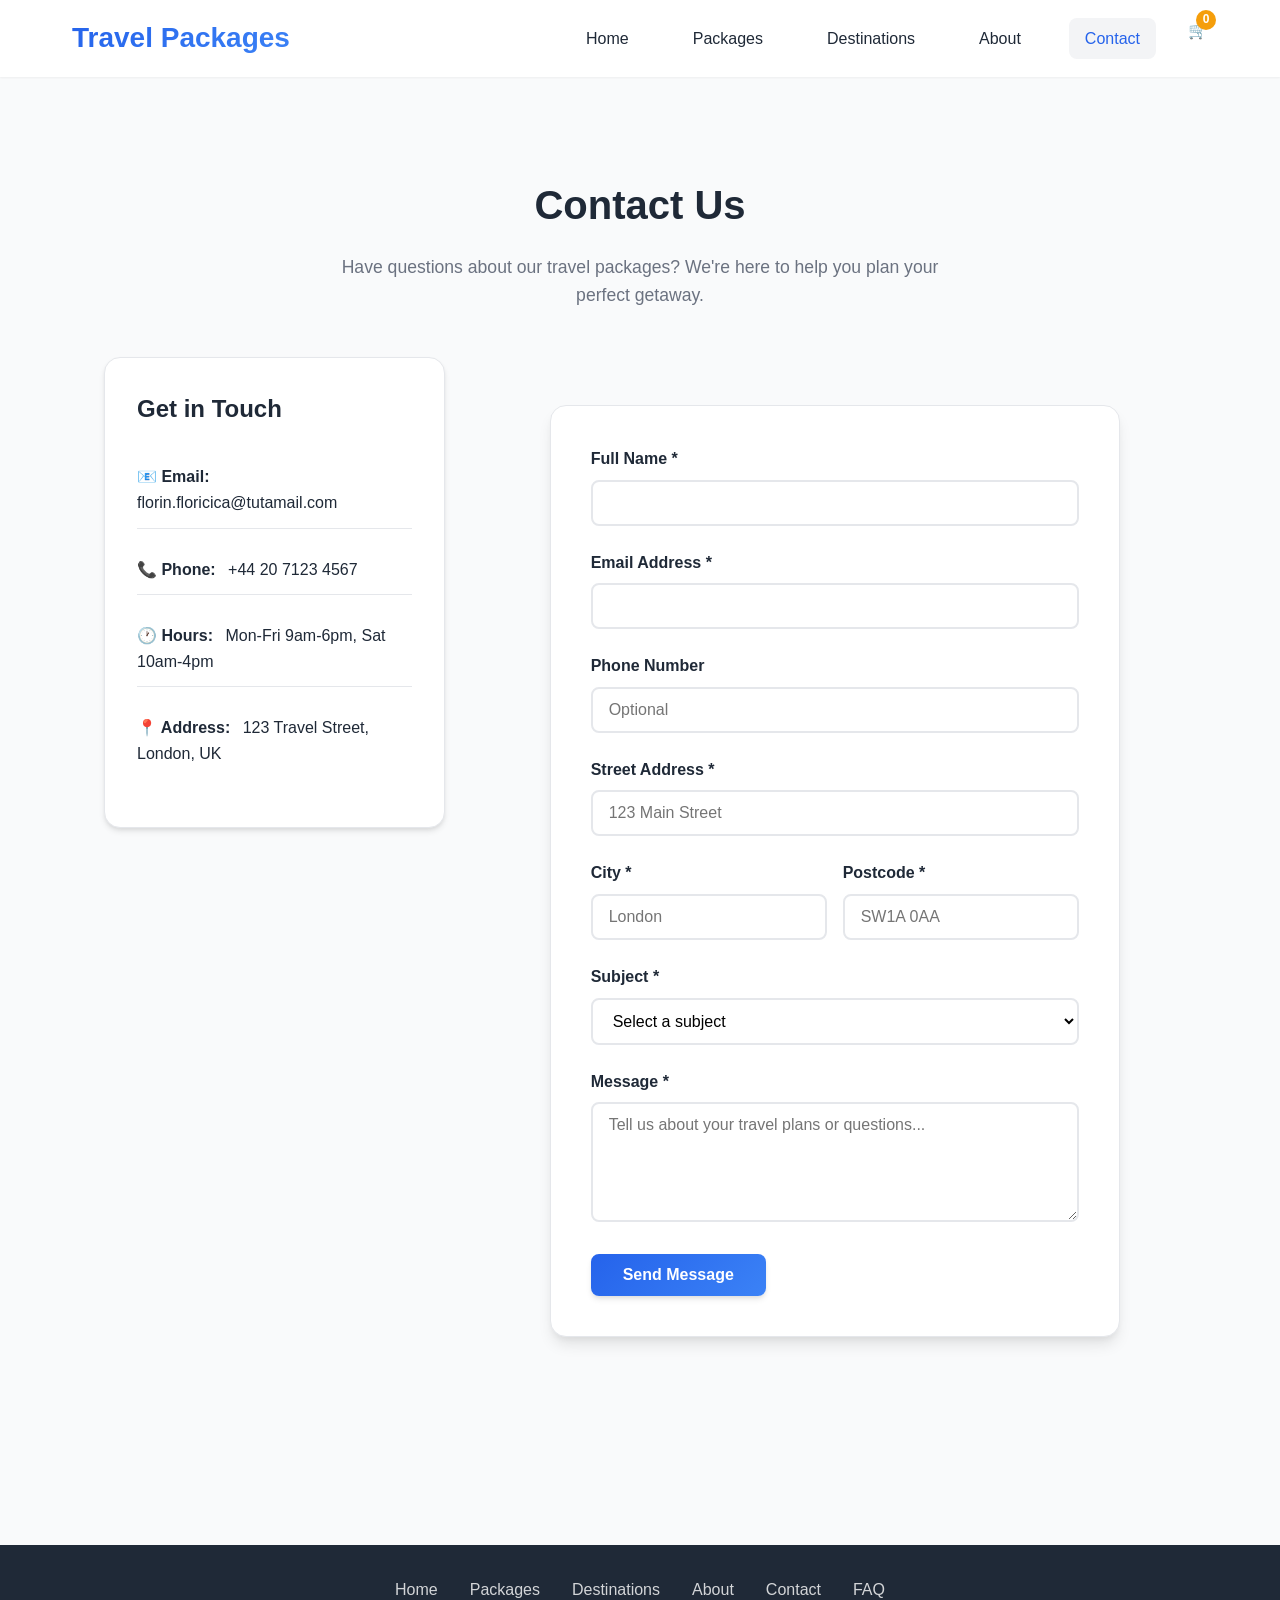
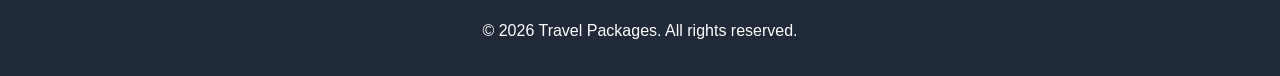
<file: contact.html>
<!DOCTYPE html>
<html lang="en">
<head>
  <meta charset="UTF-8">
  <meta name="viewport" content="width=device-width, initial-scale=1.0">
  <title>Contact Us - Travel Packages</title>
  <link rel="stylesheet" href="style.css">
</head>
<body>
  <header>
    <div class="header-container">
      <h1>Travel Packages</h1>
      <button class="mobile-menu-toggle" aria-label="Toggle menu">☰</button>
      <nav>
        <a href="index.html">Home</a>
        <a href="packages.html">Packages</a>
        <a href="destinations.html">Destinations</a>
        <a href="about.html">About</a>
        <a href="contact.html" class="active">Contact</a>
        <div class="cart-icon">
          🛒
          <span class="cart-count">0</span>
        </div>
      </nav>
    </div>
  </header>
  <main>
    <section class="contact-section">
      <div class="contact-header">
        <h2>Contact Us</h2>
        <p>Have questions about our travel packages? We're here to help you plan your perfect getaway.</p>
      </div>
      
      <div class="contact-content">
        <div class="contact-info">
          <h3>Get in Touch</h3>
          <div class="contact-item">
            <strong>📧 Email:</strong> florin.floricica@tutamail.com
          </div>
          <div class="contact-item">
            <strong>📞 Phone:</strong> +44 20 7123 4567
          </div>
          <div class="contact-item">
            <strong>🕐 Hours:</strong> Mon-Fri 9am-6pm, Sat 10am-4pm
          </div>
          <div class="contact-item">
            <strong>📍 Address:</strong> 123 Travel Street, London, UK
          </div>
        </div>
        
        <form class="contact-form" id="contactForm" action="https://formspree.io/f/maqlaone" method="POST">
          <div class="form-group">
            <label for="name">Full Name *</label>
            <input type="text" id="name" name="name" required>
            <span class="form-error" id="nameError">Please enter your name</span>
          </div>
          
          <div class="form-group">
            <label for="email">Email Address *</label>
            <input type="email" id="email" name="email" required>
            <span class="form-error" id="emailError">Please enter a valid email</span>
          </div>
          
          <div class="form-group">
            <label for="phone">Phone Number</label>
            <input type="tel" id="phone" name="phone" placeholder="Optional">
          </div>
          
          <div class="form-group">
            <label for="address">Street Address *</label>
            <input type="text" id="address" name="address" required placeholder="123 Main Street">
            <span class="form-error" id="addressError">Please enter your street address</span>
          </div>
          
          <div class="form-group-row">
            <div class="form-group">
              <label for="city">City *</label>
              <input type="text" id="city" name="city" required placeholder="London">
              <span class="form-error" id="cityError">Please enter your city</span>
            </div>
            
            <div class="form-group">
              <label for="postcode">Postcode *</label>
              <input type="text" id="postcode" name="postcode" required placeholder="SW1A 0AA">
              <span class="form-error" id="postcodeError">Please enter your postcode</span>
            </div>
          </div>
          
          <div class="form-group">
            <label for="subject">Subject *</label>
            <select id="subject" name="subject" required>
              <option value="">Select a subject</option>
              <option value="general">General Inquiry</option>
              <option value="booking">Booking Question</option>
              <option value="support">Customer Support</option>
              <option value="partnership">Partnership</option>
            </select>
            <span class="form-error" id="subjectError">Please select a subject</span>
          </div>
          
          <div class="form-group">
            <label for="message">Message *</label>
            <textarea id="message" name="message" required placeholder="Tell us about your travel plans or questions..."></textarea>
            <span class="form-error" id="messageError">Please enter your message (minimum 10 characters)</span>
          </div>
          
          <button type="submit" class="btn">Send Message</button>
        </form>
        
        <!-- Success Message -->
        <div id="successMessage" class="success-message">
          <div class="success-icon">🌍</div>
          <h3>🎉 Your Journey Begins!</h3>
          <p><strong>Thank you for choosing Travel Packages!</strong></p>
          <p>Your inquiry has been received and our travel experts are excited to help you plan your perfect adventure!</p>
          <p>We'll contact you within 24 hours at <strong>florin.floricica@tutamail.com</strong></p>
          <div class="next-steps">
            <h4>What Happens Next:</h4>
            <ul>
              <li>✈️ Our travel experts review your request</li>
              <li>🏝️ We prepare personalized travel options</li>
              <li>📧 You'll receive customized recommendations</li>
              <li>🌟 Your dream vacation awaits!</li>
            </ul>
          </div>
          <p class="team-note"><small>From our travel family to yours - we can't wait to help you explore the world! 🗺️</small></p>
        </div>
      </div>
    </section>
  </main>
  <footer>
    <div class="footer-content">
      <div class="footer-links">
        <a href="index.html">Home</a>
        <a href="packages.html">Packages</a>
        <a href="destinations.html">Destinations</a>
        <a href="about.html">About</a>
        <a href="contact.html">Contact</a>
        <a href="faq.html">FAQ</a>
      </div>
      <p>&copy; 2026 Travel Packages. All rights reserved.</p>
    </div>
  </footer>
  
  <script src="main.js"></script>
</body>
</html>
</file>
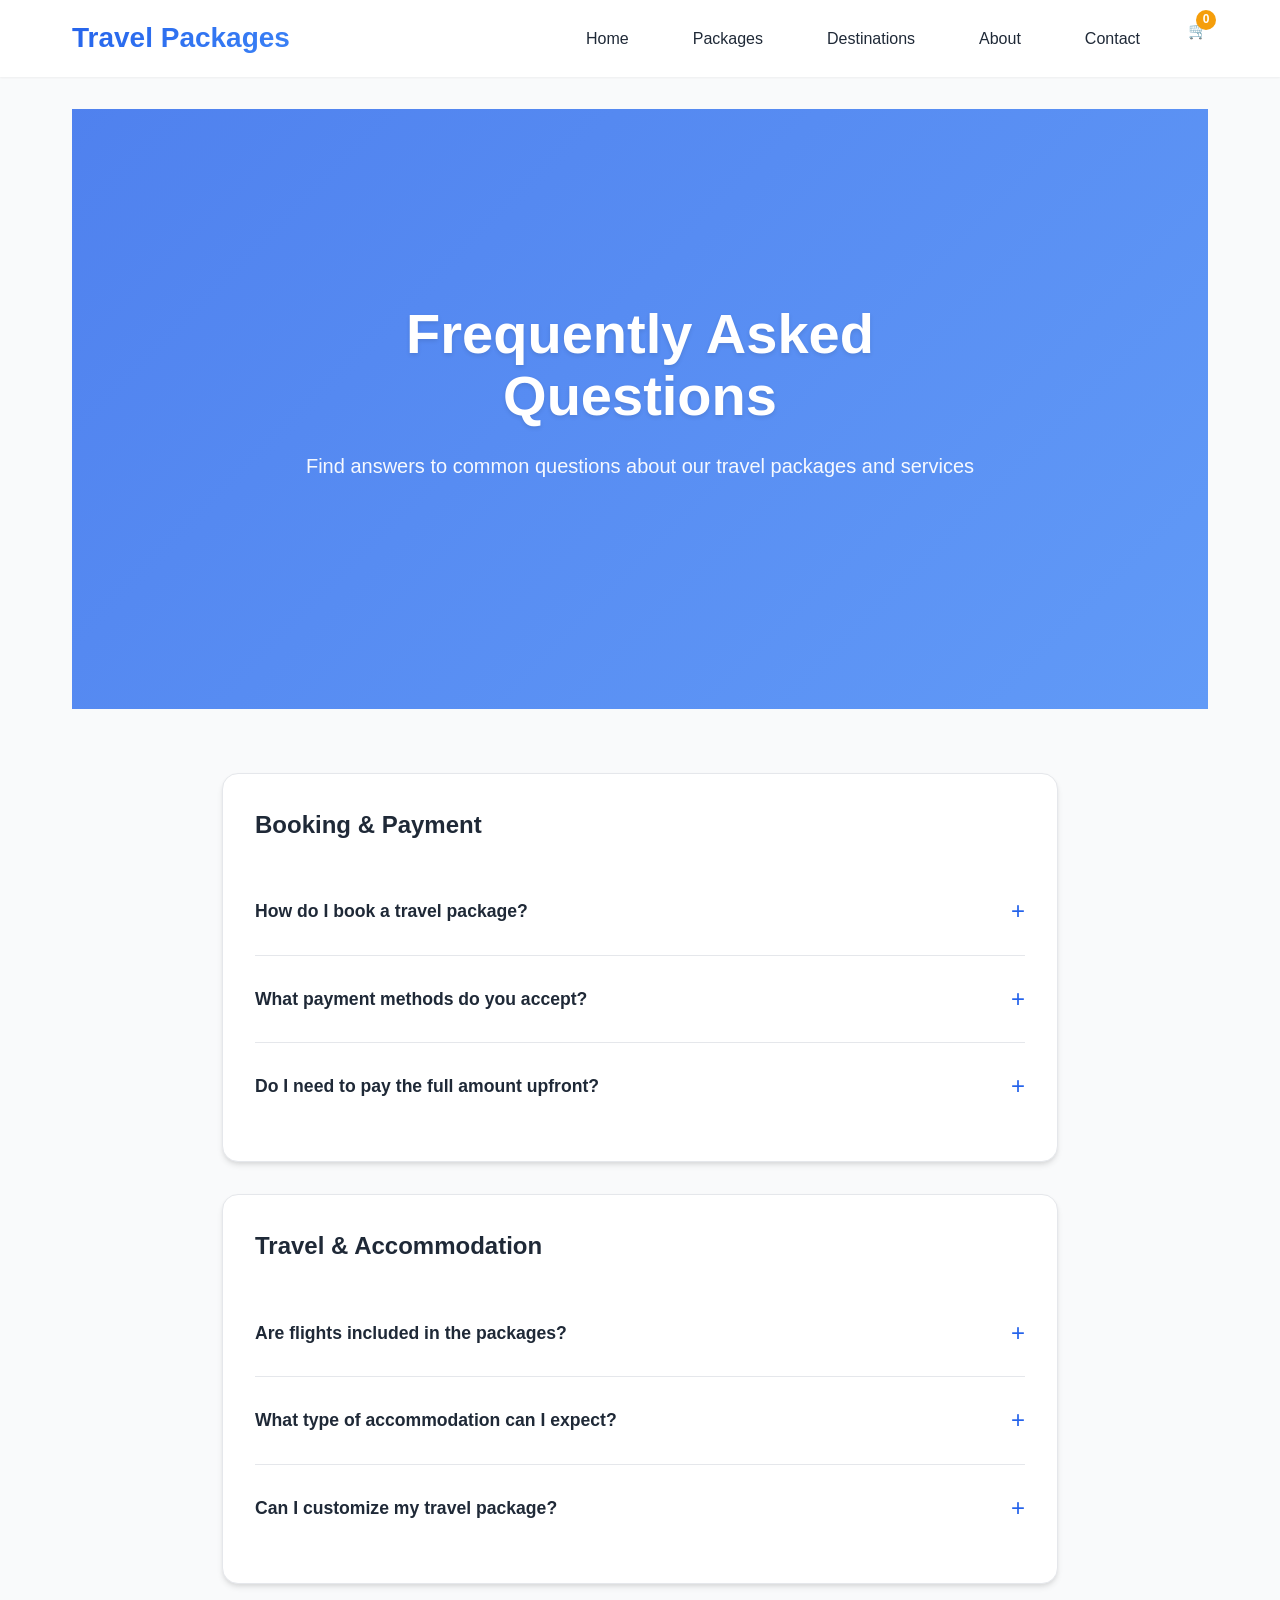
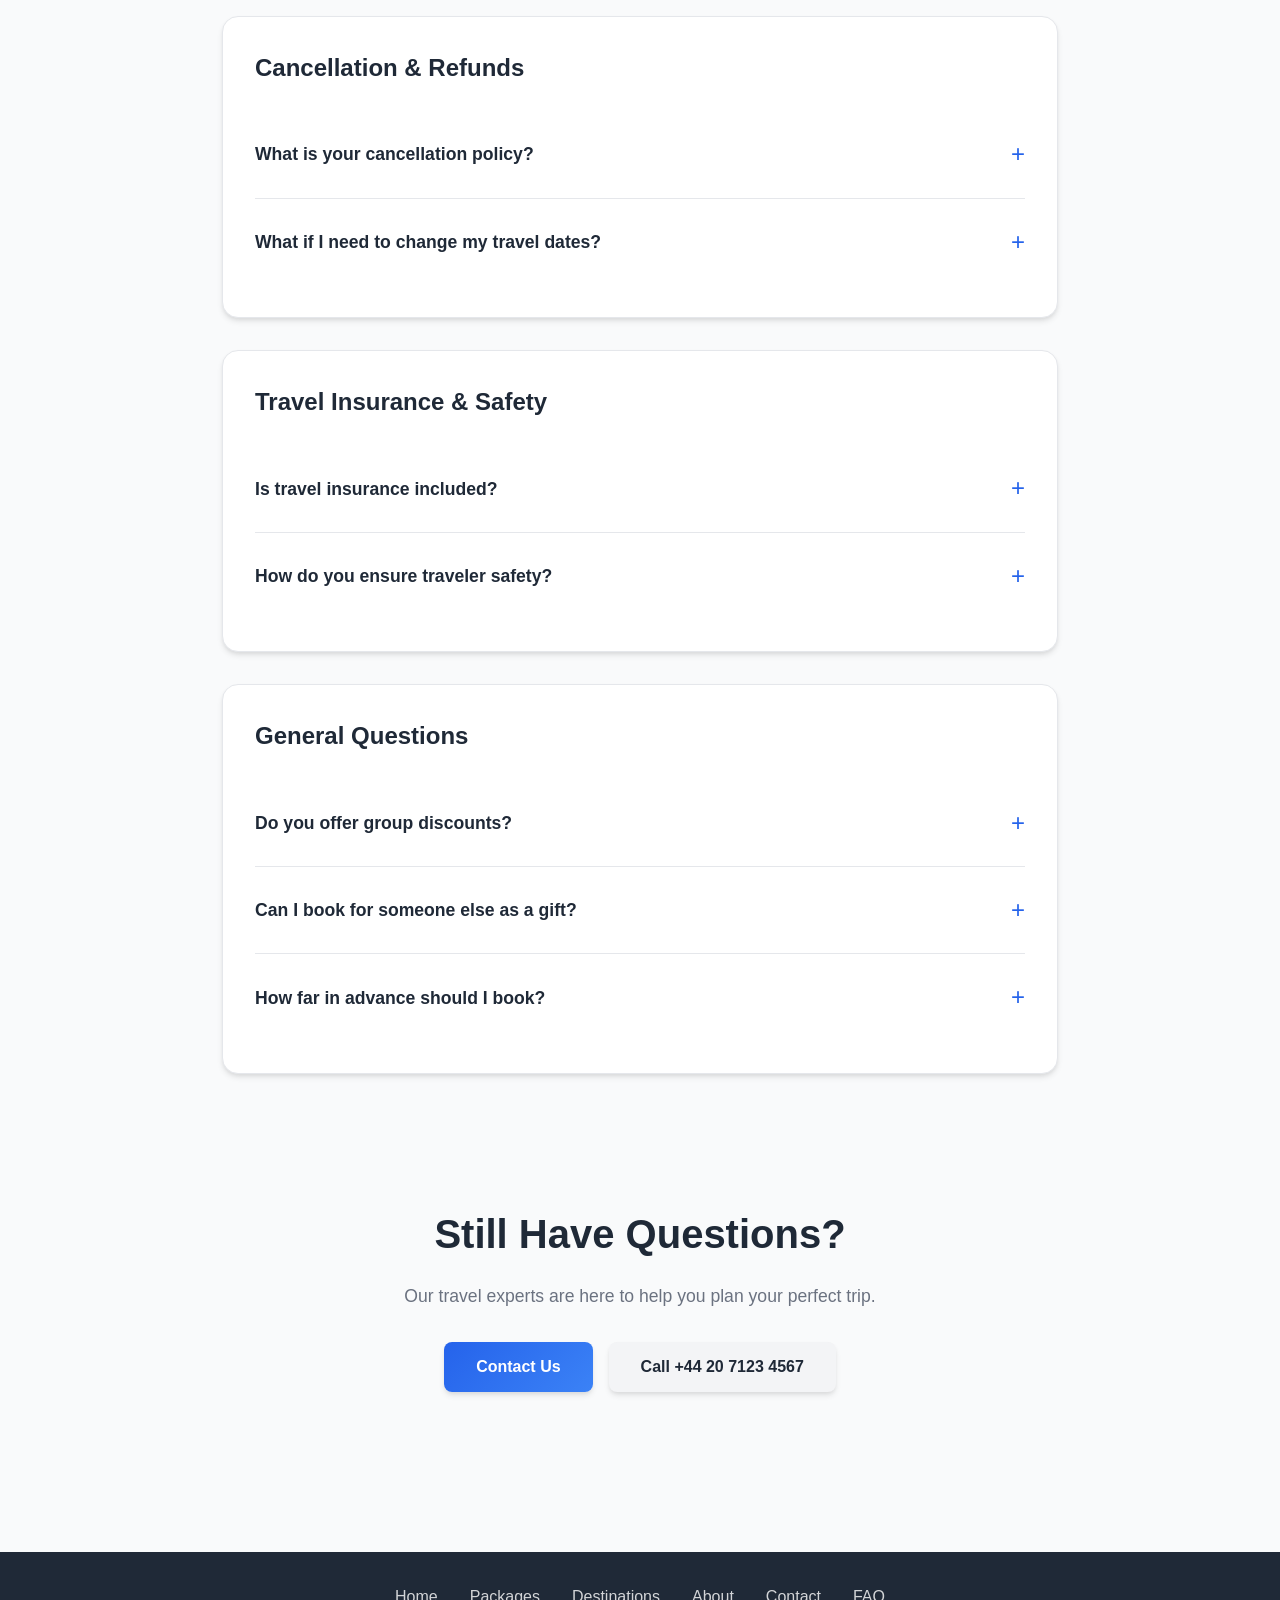
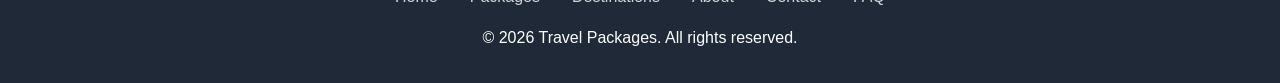
<file: faq.html>
<!DOCTYPE html>
<html lang="en">
<head>
  <meta charset="UTF-8">
  <meta name="viewport" content="width=device-width, initial-scale=1.0">
  <title>FAQ - Travel Packages</title>
  <link rel="stylesheet" href="style.css">
</head>
<body>
  <header>
    <div class="header-container">
      <h1>Travel Packages</h1>
      <button class="mobile-menu-toggle" aria-label="Toggle menu">☰</button>
      <nav>
        <a href="index.html">Home</a>
        <a href="packages.html">Packages</a>
        <a href="destinations.html">Destinations</a>
        <a href="about.html">About</a>
        <a href="contact.html">Contact</a>
        <div class="cart-icon">
          🛒
          <span class="cart-count">0</span>
        </div>
      </nav>
    </div>
  </header>
  <main>
    <section class="hero">
      <div class="hero-content">
        <h2>Frequently Asked Questions</h2>
        <p>Find answers to common questions about our travel packages and services</p>
      </div>
    </section>
    
    <section class="faq-section">
      <div class="faq-container">
        <div class="faq-category">
          <h3>Booking & Payment</h3>
          <div class="faq-item">
            <div class="faq-question">
              <h4>How do I book a travel package?</h4>
              <span class="faq-toggle">+</span>
            </div>
            <div class="faq-answer">
              <p>Booking is easy! Simply browse our packages, add your desired packages to the cart, and proceed to checkout. You can also call our customer service team at +44 20 7123 4567 for assistance with your booking.</p>
            </div>
          </div>
          
          <div class="faq-item">
            <div class="faq-question">
              <h4>What payment methods do you accept?</h4>
              <span class="faq-toggle">+</span>
            </div>
            <div class="faq-answer">
              <p>We accept all major credit cards (Visa, MasterCard, American Express), debit cards, PayPal, and bank transfers. All payments are processed securely through our encrypted payment system.</p>
            </div>
          </div>
          
          <div class="faq-item">
            <div class="faq-question">
              <h4>Do I need to pay the full amount upfront?</h4>
              <span class="faq-toggle">+</span>
            </div>
            <div class="faq-answer">
              <p>For most packages, we require a 25% deposit to secure your booking, with the remaining balance due 30 days before departure. For last-minute bookings (less than 30 days), full payment is required upfront.</p>
            </div>
          </div>
        </div>
        
        <div class="faq-category">
          <h3>Travel & Accommodation</h3>
          <div class="faq-item">
            <div class="faq-question">
              <h4>Are flights included in the packages?</h4>
              <span class="faq-toggle">+</span>
            </div>
            <div class="faq-answer">
              <p>Most of our packages include round-trip flights from major airports. However, some packages are available as "land-only" options if you prefer to arrange your own flights. Check the package details or contact us for clarification.</p>
            </div>
          </div>
          
          <div class="faq-item">
            <div class="faq-question">
              <h4>What type of accommodation can I expect?</h4>
              <span class="faq-toggle">+</span>
            </div>
            <div class="faq-answer">
              <p>We work with carefully selected hotels ranging from 3-star to luxury 5-star properties, depending on the package. All accommodations are personally vetted by our team to ensure quality and comfort.</p>
            </div>
          </div>
          
          <div class="faq-item">
            <div class="faq-question">
              <h4>Can I customize my travel package?</h4>
              <span class="faq-toggle">+</span>
            </div>
            <div class="faq-answer">
              <p>Yes! We offer customizable options for most packages. You can add extra nights, upgrade rooms, include additional tours, or modify itineraries. Contact our travel experts to discuss your specific requirements.</p>
            </div>
          </div>
        </div>
        
        <div class="faq-category">
          <h3>Cancellation & Refunds</h3>
          <div class="faq-item">
            <div class="faq-question">
              <h4>What is your cancellation policy?</h4>
              <span class="faq-toggle">+</span>
            </div>
            <div class="faq-answer">
              <p>Our cancellation policy varies by package and timing:</p>
              <ul>
                <li>More than 60 days before departure: Full refund minus £50 admin fee</li>
                <li>30-60 days before departure: 50% refund</li>
                <li>Less than 30 days before departure: No refund</li>
              </ul>
              <p>We recommend purchasing travel insurance for additional protection.</p>
            </div>
          </div>
          
          <div class="faq-item">
            <div class="faq-question">
              <h4>What if I need to change my travel dates?</h4>
              <span class="faq-toggle">+</span>
            </div>
            <div class="faq-answer">
              <p>Date changes are subject to availability and may incur additional fees. Contact us as soon as possible if you need to modify your travel dates. Changes made less than 30 days before departure may not be possible.</p>
            </div>
          </div>
        </div>
        
        <div class="faq-category">
          <h3>Travel Insurance & Safety</h3>
          <div class="faq-item">
            <div class="faq-question">
              <h4>Is travel insurance included?</h4>
              <span class="faq-toggle">+</span>
            </div>
            <div class="faq-answer">
              <p>Basic travel insurance is included with all our packages, covering medical emergencies, trip cancellation, and lost luggage. You can upgrade to comprehensive coverage for additional protection.</p>
            </div>
          </div>
          
          <div class="faq-item">
            <div class="faq-question">
              <h4>How do you ensure traveler safety?</h4>
              <span class="faq-toggle">+</span>
            </div>
            <div class="faq-answer">
              <p>Traveler safety is our top priority. We work with reputable partners, provide 24/7 emergency support, monitor travel advisories, and ensure all accommodations and transportation meet strict safety standards.</p>
            </div>
          </div>
        </div>
        
        <div class="faq-category">
          <h3>General Questions</h3>
          <div class="faq-item">
            <div class="faq-question">
              <h4>Do you offer group discounts?</h4>
              <span class="faq-toggle">+</span>
            </div>
            <div class="faq-answer">
              <p>Yes! We offer discounts for groups of 6 or more people. The discount amount varies based on group size and selected packages. Contact our group travel specialists for a custom quote.</p>
            </div>
          </div>
          
          <div class="faq-item">
            <div class="faq-question">
              <h4>Can I book for someone else as a gift?</h4>
              <span class="faq-toggle">+</span>
            </div>
            <div class="faq-answer">
              <p>Absolutely! We offer gift vouchers and can arrange bookings as surprises. Contact us with the recipient's details, and we'll help you create a memorable gift experience.</p>
            </div>
          </div>
          
          <div class="faq-item">
            <div class="faq-question">
              <h4>How far in advance should I book?</h4>
              <span class="faq-toggle">+</span>
            </div>
            <div class="faq-answer">
              <p>We recommend booking 2-3 months in advance for the best availability and prices. Peak season travel should be booked 4-6 months ahead. However, we also offer last-minute deals for flexible travelers.</p>
            </div>
          </div>
        </div>
      </div>
    </section>
    
    <section class="contact-cta">
      <h2>Still Have Questions?</h2>
      <p>Our travel experts are here to help you plan your perfect trip.</p>
      <div class="cta-buttons">
        <a href="contact.html" class="btn">Contact Us</a>
        <a href="tel:+442071234567" class="btn btn-secondary">Call +44 20 7123 4567</a>
      </div>
    </section>
  </main>
  <footer>
    <div class="footer-content">
      <div class="footer-links">
        <a href="index.html">Home</a>
        <a href="packages.html">Packages</a>
        <a href="destinations.html">Destinations</a>
        <a href="about.html">About</a>
        <a href="contact.html">Contact</a>
        <a href="faq.html">FAQ</a>
      </div>
      <p>&copy; 2026 Travel Packages. All rights reserved.</p>
    </div>
  </footer>
  
  <script src="main.js"></script>
</body>
</html>
</file>
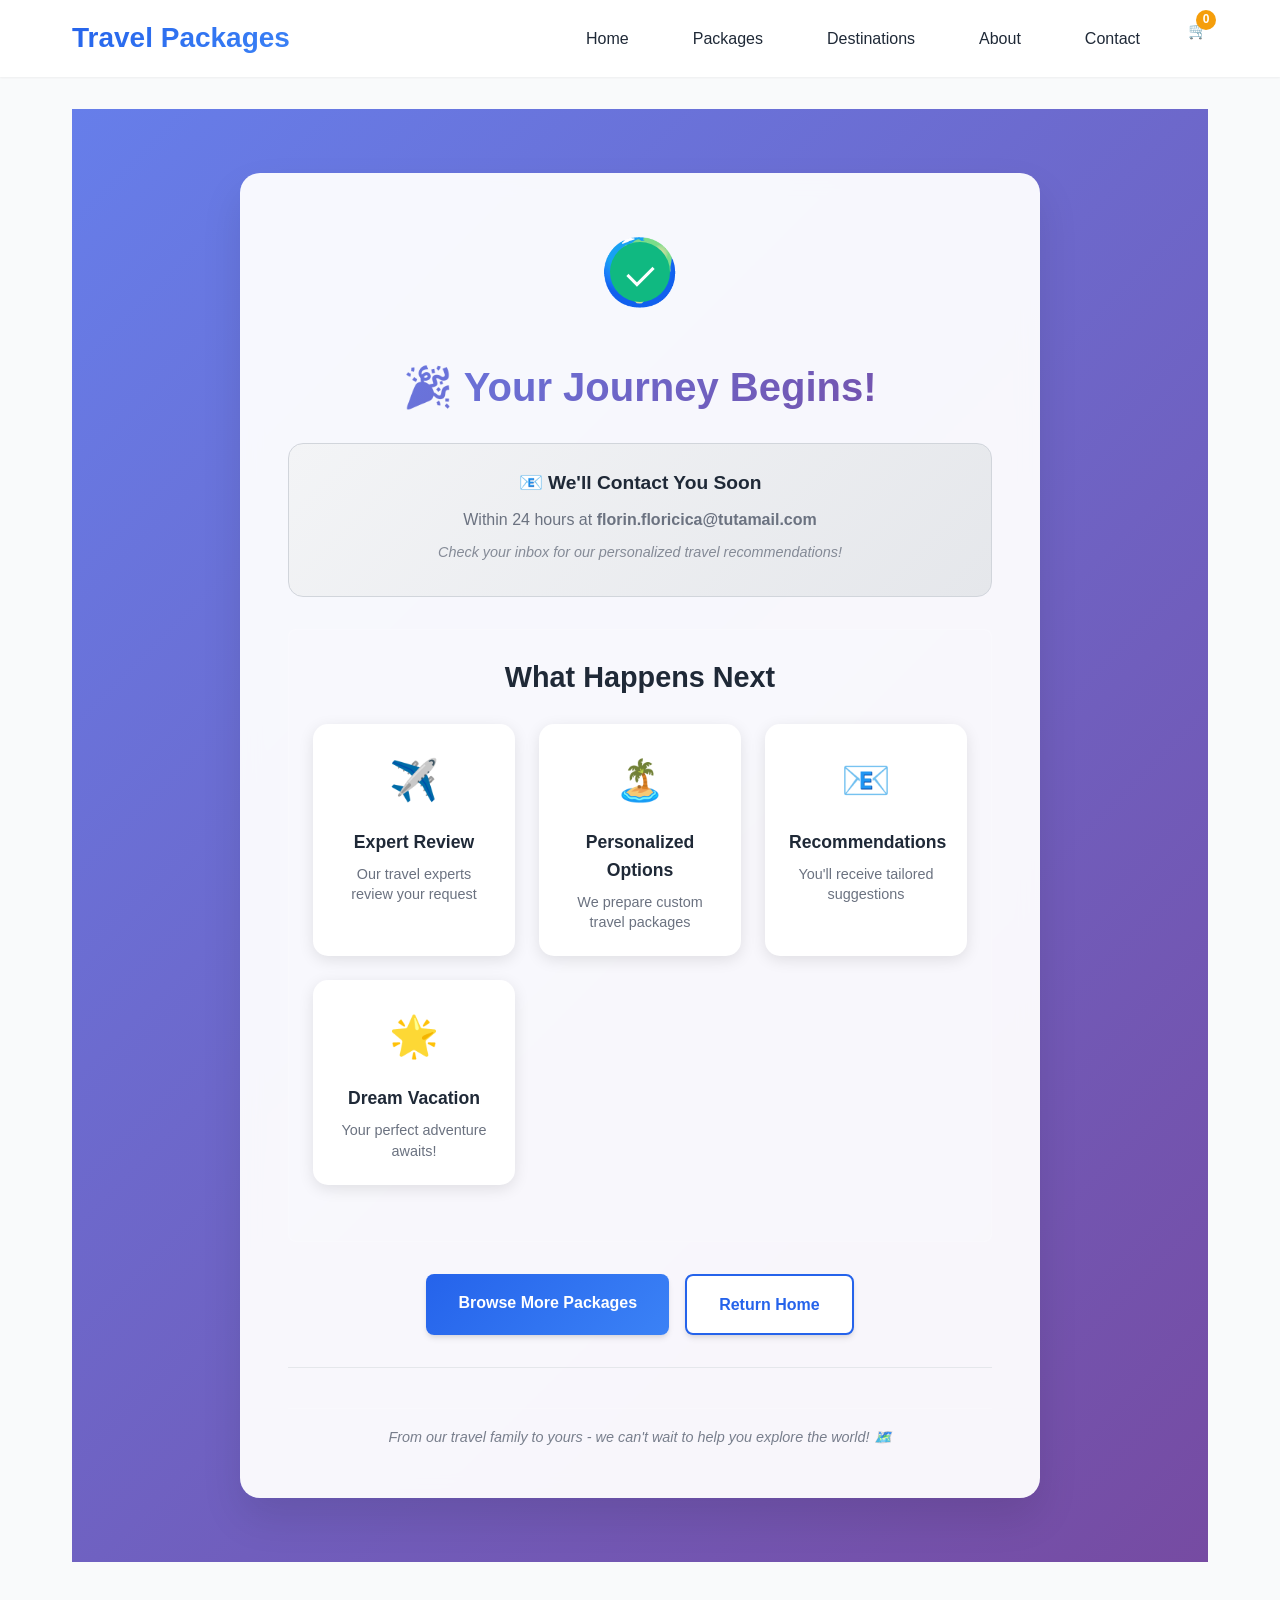
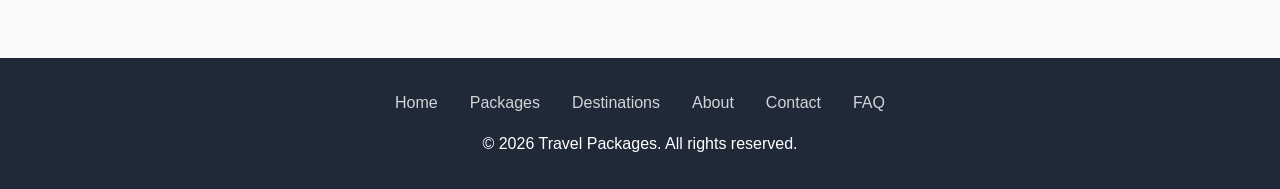
<file: thank-you.html>
<!DOCTYPE html>
<html lang="en">
<head>
  <meta charset="UTF-8">
  <meta name="viewport" content="width=device-width, initial-scale=1.0">
  <title>Thank You - Travel Packages</title>
  <link rel="stylesheet" href="style.css">
</head>
<body>
  <header>
    <div class="header-container">
      <h1>Travel Packages</h1>
      <button class="mobile-menu-toggle" aria-label="Toggle menu">☰</button>
      <nav>
        <a href="index.html">Home</a>
        <a href="packages.html">Packages</a>
        <a href="destinations.html">Destinations</a>
        <a href="about.html">About</a>
        <a href="contact.html">Contact</a>
        <div class="cart-icon">
          🛒
          <span class="cart-count">0</span>
        </div>
      </nav>
    </div>
  </header>

  <main>
    <section class="thank-you-section">
      <div class="thank-you-container">
        <!-- Success Animation -->
        <div class="success-animation">
          <div class="globe-icon">🌍</div>
          <div class="checkmark-circle">
            <div class="checkmark"></div>
          </div>
        </div>

        <!-- Success Message -->
        <div class="success-content">
          <h1 class="success-title">🎉 Your Journey Begins!</h1>
          
          <div class="success-message">
            <p class="thank-you-text"><strong>Thank you for choosing Travel Packages!</strong></p>
            <p class="excited-text">Your inquiry has been received and our travel experts are excited to help you plan your perfect adventure!</p>
          </div>

          <!-- Contact Info -->
          <div class="contact-info-box">
            <h3>📧 We'll Contact You Soon</h3>
            <p>Within 24 hours at <strong>florin.floricica@tutamail.com</strong></p>
            <p class="email-note">Check your inbox for our personalized travel recommendations!</p>
          </div>

          <!-- Next Steps -->
          <div class="next-steps">
            <h2>What Happens Next</h2>
            <div class="steps-grid">
              <div class="step-item">
                <div class="step-icon">✈️</div>
                <h4>Expert Review</h4>
                <p>Our travel experts review your request</p>
              </div>
              <div class="step-item">
                <div class="step-icon">🏝️</div>
                <h4>Personalized Options</h4>
                <p>We prepare custom travel packages</p>
              </div>
              <div class="step-item">
                <div class="step-icon">📧</div>
                <h4>Recommendations</h4>
                <p>You'll receive tailored suggestions</p>
              </div>
              <div class="step-item">
                <div class="step-icon">🌟</div>
                <h4>Dream Vacation</h4>
                <p>Your perfect adventure awaits!</p>
              </div>
            </div>
          </div>

          <!-- Action Buttons -->
          <div class="action-buttons">
            <a href="packages.html" class="btn primary-btn">Browse More Packages</a>
            <a href="index.html" class="btn secondary-btn">Return Home</a>
          </div>

          <!-- Team Message -->
          <div class="team-message">
            <p class="team-note">
              <small>From our travel family to yours - we can't wait to help you explore the world! 🗺️</small>
            </p>
          </div>
        </div>
      </div>
    </section>
  </main>

  <footer>
    <div class="footer-content">
      <div class="footer-links">
        <a href="index.html">Home</a>
        <a href="packages.html">Packages</a>
        <a href="destinations.html">Destinations</a>
        <a href="about.html">About</a>
        <a href="contact.html">Contact</a>
        <a href="faq.html">FAQ</a>
      </div>
      <p>&copy; 2026 Travel Packages. All rights reserved.</p>
    </div>
  </footer>

  <script src="main.js"></script>
</body>
</html>
</file>
<file: style.css>
/* Modern CSS Reset and Variables */
:root {
  --primary-color: #2563eb;
  --primary-dark: #1e40af;
  --primary-light: #3b82f6;
  --secondary-color: #10b981;
  --accent-color: #f59e0b;
  --text-primary: #1f2937;
  --text-secondary: #6b7280;
  --text-light: #9ca3af;
  --bg-primary: #ffffff;
  --bg-secondary: #f9fafb;
  --bg-tertiary: #f3f4f6;
  --border-color: #e5e7eb;
  --shadow-sm: 0 1px 2px 0 rgba(0, 0, 0, 0.05);
  --shadow-md: 0 4px 6px -1px rgba(0, 0, 0, 0.1), 0 2px 4px -1px rgba(0, 0, 0, 0.06);
  --shadow-lg: 0 10px 15px -3px rgba(0, 0, 0, 0.1), 0 4px 6px -2px rgba(0, 0, 0, 0.05);
  --shadow-xl: 0 20px 25px -5px rgba(0, 0, 0, 0.1), 0 10px 10px -5px rgba(0, 0, 0, 0.04);
  --radius-sm: 0.375rem;
  --radius-md: 0.5rem;
  --radius-lg: 0.75rem;
  --radius-xl: 1rem;
}

* {
  box-sizing: border-box;
  margin: 0;
  padding: 0;
}

body {
  font-family: -apple-system, BlinkMacSystemFont, 'Segoe UI', Roboto, 'Helvetica Neue', Arial, sans-serif;
  line-height: 1.6;
  color: var(--text-primary);
  background: var(--bg-secondary);
  -webkit-font-smoothing: antialiased;
  -moz-osx-font-smoothing: grayscale;
}
/* Header and Navigation */
header {
  background: var(--bg-primary);
  color: var(--text-primary);
  padding: 1rem 0;
  box-shadow: var(--shadow-sm);
  position: sticky;
  top: 0;
  z-index: 100;
  -webkit-backdrop-filter: blur(10px);
  backdrop-filter: blur(10px);
  background: rgba(255, 255, 255, 0.95);
}

.header-container {
  max-width: 1200px;
  margin: 0 auto;
  padding: 0 2rem;
  display: flex;
  justify-content: space-between;
  align-items: center;
}

header h1 {
  font-size: 1.75rem;
  font-weight: 700;
  background: linear-gradient(135deg, var(--primary-color), var(--primary-light));
  -webkit-background-clip: text;
  -webkit-text-fill-color: transparent;
  background-clip: text;
}

nav {
  display: flex;
  gap: 2rem;
}

nav a {
  color: var(--text-primary);
  text-decoration: none;
  font-weight: 500;
  padding: 0.5rem 1rem;
  border-radius: var(--radius-md);
  transition: all 0.3s ease;
  position: relative;
}

nav a:hover {
  color: var(--primary-color);
  background: var(--bg-tertiary);
}

nav a.active {
  color: var(--primary-color);
  background: var(--bg-tertiary);
}

/* Mobile Menu Toggle */
.mobile-menu-toggle {
  display: none;
  background: none;
  border: none;
  font-size: 1.5rem;
  cursor: pointer;
  color: var(--text-primary);
}
/* Hero Section */
.hero {
  position: relative;
  min-height: 600px;
  display: flex;
  align-items: center;
  justify-content: center;
  overflow: hidden;
}

.hero-background {
  position: absolute;
  top: 0;
  left: 0;
  right: 0;
  bottom: 0;
  z-index: 1;
}

.hero-image {
  width: 100%;
  height: 100%;
  object-fit: cover;
}

.hero::before {
  content: '';
  position: absolute;
  top: 0;
  left: 0;
  right: 0;
  bottom: 0;
  background: linear-gradient(135deg, rgba(37, 99, 235, 0.8), rgba(59, 130, 246, 0.8));
  z-index: 2;
}

.hero-content {
  position: relative;
  z-index: 3;
  max-width: 800px;
  margin: 0 auto;
  text-align: center;
  color: white;
  padding: 2rem;
}

.hero h2 {
  font-size: 3.5rem;
  font-weight: 800;
  margin-bottom: 1.5rem;
  line-height: 1.1;
  text-shadow: 0 2px 4px rgba(0,0,0,0.1);
}

.hero p {
  font-size: 1.25rem;
  margin-bottom: 2rem;
  opacity: 0.95;
  font-weight: 400;
}

.cta {
  display: inline-block;
  padding: 1rem 2.5rem;
  background: var(--accent-color);
  color: white;
  border-radius: var(--radius-lg);
  text-decoration: none;
  font-weight: 600;
  font-size: 1.1rem;
  transition: all 0.3s ease;
  box-shadow: var(--shadow-lg);
  border: 2px solid transparent;
}

.cta:hover {
  transform: translateY(-2px);
  box-shadow: var(--shadow-xl);
  background: #dc2626;
}
/* Main Content Layout */
main {
  max-width: 1200px;
  margin: 0 auto;
  padding: 2rem;
  min-height: calc(100vh - 200px);
}

/* Package Cards */
.packages {
  display: grid;
  grid-template-columns: repeat(auto-fit, minmax(320px, 1fr));
  gap: 2rem;
  margin: 3rem 0;
}

.package {
  background: var(--bg-primary);
  border-radius: var(--radius-xl);
  box-shadow: var(--shadow-md);
  overflow: hidden;
  transition: all 0.3s ease;
  position: relative;
  border: 1px solid var(--border-color);
  display: flex;
  flex-direction: column;
}

.package-image {
  width: 100%;
  height: 200px;
  overflow: hidden;
}

.package-image img {
  width: 100%;
  height: 100%;
  object-fit: cover;
  transition: transform 0.3s ease;
}

.package:hover .package-image img {
  transform: scale(1.05);
}

.package-content {
  padding: 2rem;
  flex: 1;
  display: flex;
  flex-direction: column;
}

.package::before {
  content: '';
  position: absolute;
  top: 0;
  left: 0;
  right: 0;
  height: 4px;
  background: linear-gradient(90deg, var(--primary-color), var(--primary-light));
  z-index: 1;
}

.package:hover {
  transform: translateY(-8px);
  box-shadow: var(--shadow-xl);
}

.package h3 {
  font-size: 1.5rem;
  font-weight: 700;
  margin-bottom: 1rem;
  color: var(--text-primary);
  text-align: left;
}

.package p {
  color: var(--text-secondary);
  margin-bottom: 1.5rem;
  line-height: 1.6;
  text-align: left;
}

.price {
  display: block;
  font-size: 2rem;
  font-weight: 800;
  color: var(--primary-color);
  margin: 1.5rem 0;
  position: relative;
  text-align: left;
}

.price::before {
  content: '£';
  font-size: 1.2rem;
  position: relative;
  top: -0.5rem;
}

.package-features {
  list-style: none;
  margin: 1.5rem 0;
  text-align: left;
}

.package-features li {
  padding: 0.5rem 0;
  color: var(--text-secondary);
  position: relative;
  padding-left: 1.5rem;
}

.package-features li::before {
  content: '✓';
  position: absolute;
  left: 0;
  color: var(--secondary-color);
  font-weight: bold;
}

/* Buttons */
button, .btn {
  background: linear-gradient(135deg, var(--primary-color), var(--primary-light));
  color: white;
  border: none;
  padding: 0.75rem 2rem;
  border-radius: var(--radius-md);
  cursor: pointer;
  font-size: 1rem;
  font-weight: 600;
  transition: all 0.3s ease;
  box-shadow: var(--shadow-md);
  text-decoration: none;
  display: inline-block;
}

button:hover, .btn:hover {
  transform: translateY(-2px);
  box-shadow: var(--shadow-lg);
  background: linear-gradient(135deg, var(--primary-dark), var(--primary-color));
}

button:active, .btn:active {
  transform: translateY(0);
}

.btn-secondary {
  background: var(--bg-tertiary);
  color: var(--text-primary);
}

.btn-secondary:hover {
  background: var(--border-color);
}
/* Contact Form */
.contact-form {
  max-width: 600px;
  margin: 3rem auto;
  background: var(--bg-primary);
  padding: 2.5rem;
  border-radius: var(--radius-xl);
  box-shadow: var(--shadow-lg);
  border: 1px solid var(--border-color);
}

.form-group {
  margin-bottom: 1.5rem;
}

.form-group-row {
  display: grid;
  grid-template-columns: 1fr 1fr;
  gap: 1rem;
}

@media (max-width: 768px) {
  .form-group-row {
    grid-template-columns: 1fr;
    gap: 0;
  }
}

.contact-form label {
  display: block;
  margin-bottom: 0.5rem;
  font-weight: 600;
  color: var(--text-primary);
}

.contact-form input,
.contact-form textarea {
  width: 100%;
  padding: 0.75rem 1rem;
  border: 2px solid var(--border-color);
  border-radius: var(--radius-md);
  font-size: 1rem;
  transition: all 0.3s ease;
  font-family: inherit;
}

.contact-form input:focus,
.contact-form textarea:focus {
  outline: none;
  border-color: var(--primary-color);
  box-shadow: 0 0 0 3px rgba(37, 99, 235, 0.1);
}

.contact-form textarea {
  resize: vertical;
  min-height: 120px;
}

.form-error {
  color: var(--error-color);
  font-size: 0.875rem;
  margin-top: 0.25rem;
  display: none;
}

.form-error.show {
  display: block;
}

.success-message {
  background: linear-gradient(135deg, #10b981, #059669);
  color: white;
  padding: 2rem;
  border-radius: var(--radius-xl);
  margin-top: 2rem;
  box-shadow: var(--shadow-lg);
  border: 1px solid #059669;
  display: none;
  animation: slideInUp 0.5s ease-out;
  position: relative;
  overflow: hidden;
}

.success-message::before {
  content: '';
  position: absolute;
  top: -50%;
  right: -50%;
  width: 200%;
  height: 200%;
  background: radial-gradient(circle, rgba(255,255,255,0.1) 0%, transparent 70%);
  animation: pulse 3s ease-in-out infinite;
}

.success-icon {
  font-size: 3rem;
  text-align: center;
  margin-bottom: 1rem;
  animation: bounce 2s ease-in-out infinite;
}

.success-message h3 {
  margin: 0 0 1rem 0;
  font-size: 1.8rem;
  font-weight: 700;
  color: white;
  text-align: center;
  text-shadow: 0 2px 4px rgba(0,0,0,0.1);
}

.success-message p {
  margin: 0.5rem 0;
  color: rgba(255, 255, 255, 0.95);
  text-align: center;
  font-size: 1.1rem;
}

.success-message strong {
  color: white;
  font-weight: 600;
  text-shadow: 0 1px 2px rgba(0,0,0,0.1);
}

.next-steps {
  background: rgba(255, 255, 255, 0.1);
  border-radius: var(--radius-md);
  padding: 1.5rem;
  margin: 1.5rem 0;
  border: 1px solid rgba(255, 255, 255, 0.2);
}

.next-steps h4 {
  margin: 0 0 1rem 0;
  color: white;
  font-size: 1.2rem;
  text-align: center;
  font-weight: 600;
}

.next-steps ul {
  list-style: none;
  padding: 0;
  margin: 0;
}

.next-steps li {
  padding: 0.5rem 0;
  color: rgba(255, 255, 255, 0.9);
  font-size: 1rem;
  text-align: center;
  display: flex;
  align-items: center;
  justify-content: center;
  gap: 0.5rem;
}

.team-note {
  text-align: center;
  margin-top: 1rem;
  padding-top: 1rem;
  border-top: 1px solid rgba(255, 255, 255, 0.2);
}

.team-note small {
  font-size: 0.9rem;
  opacity: 0.9;
  font-style: italic;
}

@keyframes slideInUp {
  from {
    opacity: 0;
    transform: translateY(30px);
  }
  to {
    opacity: 1;
    transform: translateY(0);
  }
}

@keyframes bounce {
  0%, 20%, 50%, 80%, 100% {
    transform: translateY(0);
  }
  40% {
    transform: translateY(-10px);
  }
  60% {
    transform: translateY(-5px);
  }
}

@keyframes pulse {
  0%, 100% {
    transform: scale(1);
    opacity: 0.3;
  }
  50% {
    transform: scale(1.1);
    opacity: 0.1;
  }
}

.form-success {
  background: #10b981;
  color: white;
  padding: 1rem;
  border-radius: var(--radius-md);
  margin-bottom: 1rem;
  display: none;
}

.form-success.show {
  display: block;
}

/* Thank You Page Styles */
.thank-you-section {
  padding: 4rem 2rem;
  min-height: calc(100vh - 200px);
  display: flex;
  align-items: center;
  justify-content: center;
  background: linear-gradient(135deg, #667eea 0%, #764ba2 100%);
  position: relative;
  overflow: hidden;
}

.thank-you-section::before {
  content: '';
  position: absolute;
  top: 0;
  left: 0;
  right: 0;
  bottom: 0;
  background: url('data:image/svg+xml,<svg xmlns="http://www.w3.org/2000/svg" viewBox="0 0 100 100"><defs><pattern id="grain" width="100" height="100" patternUnits="userSpaceOnUse"><circle cx="50" cy="50" r="1" fill="rgba(255,255,255,0.1)"/></pattern></defs><rect width="100" height="100" fill="url(%23grain)"/></svg>');
  opacity: 0.3;
}

.thank-you-container {
  max-width: 800px;
  width: 100%;
  background: rgba(255, 255, 255, 0.95);
  border-radius: 20px;
  padding: 3rem;
  box-shadow: 0 20px 40px rgba(0, 0, 0, 0.1);
  backdrop-filter: blur(10px);
  position: relative;
  z-index: 1;
}

.success-animation {
  text-align: center;
  margin-bottom: 2rem;
  position: relative;
}

.globe-icon {
  font-size: 4rem;
  animation: bounce 2s ease-in-out infinite;
  display: inline-block;
}

.checkmark-circle {
  position: absolute;
  top: 50%;
  left: 50%;
  transform: translate(-50%, -50%);
  width: 60px;
  height: 60px;
  background: #10b981;
  border-radius: 50%;
  display: flex;
  align-items: center;
  justify-content: center;
  animation: scaleIn 0.5s ease-out 0.5s both;
}

.checkmark {
  width: 25px;
  height: 15px;
  border-left: 3px solid white;
  border-bottom: 3px solid white;
  transform: rotate(-45deg);
  animation: drawCheck 0.3s ease-out 1s both;
}

.success-content {
  text-align: center;
}

.success-title {
  font-size: 2.5rem;
  font-weight: 800;
  color: var(--text-primary);
  margin-bottom: 1.5rem;
  background: linear-gradient(135deg, #667eea, #764ba2);
  -webkit-background-clip: text;
  -webkit-text-fill-color: transparent;
  background-clip: text;
}

.success-message {
  margin-bottom: 2rem;
}

.thank-you-text {
  font-size: 1.3rem;
  color: var(--text-primary);
  margin-bottom: 1rem;
}

.excited-text {
  font-size: 1.1rem;
  color: var(--text-secondary);
  line-height: 1.6;
}

.contact-info-box {
  background: linear-gradient(135deg, #f3f4f6, #e5e7eb);
  border-radius: 15px;
  padding: 1.5rem;
  margin-bottom: 2rem;
  border: 1px solid #d1d5db;
}

.contact-info-box h3 {
  color: var(--text-primary);
  margin-bottom: 0.5rem;
  font-size: 1.2rem;
}

.contact-info-box p {
  color: var(--text-secondary);
  margin-bottom: 0.5rem;
}

.email-note {
  font-size: 0.9rem;
  font-style: italic;
  opacity: 0.8;
}

.next-steps {
  margin-bottom: 2rem;
}

.next-steps h2 {
  color: var(--text-primary);
  margin-bottom: 1.5rem;
  font-size: 1.8rem;
  text-align: center;
}

.steps-grid {
  display: grid;
  grid-template-columns: repeat(auto-fit, minmax(180px, 1fr));
  gap: 1.5rem;
  margin-bottom: 2rem;
}

.step-item {
  text-align: center;
  padding: 1.5rem;
  background: white;
  border-radius: 15px;
  box-shadow: 0 4px 15px rgba(0, 0, 0, 0.1);
  transition: transform 0.3s ease;
}

.step-item:hover {
  transform: translateY(-5px);
}

.step-icon {
  font-size: 2.5rem;
  margin-bottom: 1rem;
  animation: float 3s ease-in-out infinite;
}

.step-item:nth-child(2) .step-icon {
  animation-delay: 0.5s;
}

.step-item:nth-child(3) .step-icon {
  animation-delay: 1s;
}

.step-item:nth-child(4) .step-icon {
  animation-delay: 1.5s;
}

.step-item h4 {
  color: var(--text-primary);
  margin-bottom: 0.5rem;
  font-size: 1.1rem;
}

.step-item p {
  color: var(--text-secondary);
  font-size: 0.9rem;
  line-height: 1.4;
}

.action-buttons {
  display: flex;
  gap: 1rem;
  justify-content: center;
  margin-bottom: 2rem;
  flex-wrap: wrap;
}

.primary-btn {
  background: linear-gradient(135deg, var(--primary-color), var(--primary-light));
  color: white;
  padding: 1rem 2rem;
  border-radius: var(--radius-md);
  text-decoration: none;
  font-weight: 600;
  transition: all 0.3s ease;
  box-shadow: var(--shadow-md);
}

.primary-btn:hover {
  transform: translateY(-2px);
  box-shadow: var(--shadow-lg);
}

.secondary-btn {
  background: white;
  color: var(--primary-color);
  padding: 1rem 2rem;
  border-radius: var(--radius-md);
  text-decoration: none;
  font-weight: 600;
  border: 2px solid var(--primary-color);
  transition: all 0.3s ease;
}

.secondary-btn:hover {
  background: var(--primary-color);
  color: white;
  transform: translateY(-2px);
}

.team-message {
  text-align: center;
  padding-top: 1.5rem;
  border-top: 1px solid #e5e7eb;
}

.team-note {
  color: var(--text-secondary);
  font-size: 0.95rem;
  font-style: italic;
}

/* Animations */
@keyframes bounce {
  0%, 20%, 50%, 80%, 100% {
    transform: translateY(0);
  }
  40% {
    transform: translateY(-20px);
  }
  60% {
    transform: translateY(-10px);
  }
}

@keyframes scaleIn {
  from {
    transform: translate(-50%, -50%) scale(0);
    opacity: 0;
  }
  to {
    transform: translate(-50%, -50%) scale(1);
    opacity: 1;
  }
}

@keyframes drawCheck {
  from {
    width: 0;
    height: 0;
    opacity: 0;
  }
  to {
    width: 25px;
    height: 15px;
    opacity: 1;
  }
}

@keyframes float {
  0%, 100% {
    transform: translateY(0);
  }
  50% {
    transform: translateY(-10px);
  }
}

/* Responsive Design */
@media (max-width: 768px) {
  .thank-you-section {
    padding: 2rem 1rem;
  }
  
  .thank-you-container {
    padding: 2rem;
  }
  
  .success-title {
    font-size: 2rem;
  }
  
  .globe-icon {
    font-size: 3rem;
  }
  
  .steps-grid {
    grid-template-columns: repeat(auto-fit, minmax(150px, 1fr));
    gap: 1rem;
  }
  
  .action-buttons {
    flex-direction: column;
    align-items: center;
  }
  
  .primary-btn, .secondary-btn {
    width: 100%;
    max-width: 300px;
  }
}
footer {
  background: var(--text-primary);
  color: var(--bg-primary);
  text-align: center;
  padding: 2rem 0;
  margin-top: 4rem;
}

.footer-content {
  max-width: 1200px;
  margin: 0 auto;
  padding: 0 2rem;
}

.footer-links {
  display: flex;
  justify-content: center;
  gap: 2rem;
  margin-bottom: 1rem;
}

.footer-links a {
  color: var(--bg-primary);
  text-decoration: none;
  opacity: 0.8;
  transition: opacity 0.3s ease;
}

.footer-links a:hover {
  opacity: 1;
}

/* Responsive Design */
@media (max-width: 768px) {
  .header-container {
    flex-direction: column;
    gap: 1rem;
  }
  
  .mobile-menu-toggle {
    display: block;
    position: absolute;
    top: 1rem;
    right: 2rem;
  }
  
  nav {
    display: none;
    position: absolute;
    top: 100%;
    left: 0;
    right: 0;
    background: var(--bg-primary);
    flex-direction: column;
    padding: 1rem;
    box-shadow: var(--shadow-lg);
    border-top: 1px solid var(--border-color);
  }
  
  nav.active {
    display: flex;
  }
  
  nav a {
    padding: 1rem;
    border-bottom: 1px solid var(--border-color);
  }
  
  .hero {
    padding: 4rem 1rem;
  }
  
  .hero h2 {
    font-size: 2.5rem;
  }
  
  .hero p {
    font-size: 1.1rem;
  }
  
  .packages {
    grid-template-columns: 1fr;
    gap: 1.5rem;
    margin: 2rem 0;
  }
  
  .package {
    padding: 1.5rem;
  }
  
  .contact-form {
    margin: 2rem 1rem;
    padding: 1.5rem;
  }
  
  .footer-links {
    flex-direction: column;
    gap: 1rem;
  }
  
  main {
    padding: 1rem;
  }
}

@media (max-width: 480px) {
  .hero h2 {
    font-size: 2rem;
  }
  
  .hero p {
    font-size: 1rem;
  }
  
  .cta {
    padding: 0.75rem 1.5rem;
    font-size: 1rem;
  }
  
  .package {
    padding: 1rem;
  }
  
  .price {
    font-size: 1.5rem;
  }
}

/* Loading and Animation States */
.loading {
  opacity: 0.6;
  pointer-events: none;
}

.fade-in {
  animation: fadeIn 0.5s ease-in;
}

@keyframes fadeIn {
  from {
    opacity: 0;
    transform: translateY(20px);
  }
  to {
    opacity: 1;
    transform: translateY(0);
  }
}

/* Cart and Booking Styles */
.cart-icon {
  position: relative;
  cursor: pointer;
}

.cart-count {
  position: absolute;
  top: -8px;
  right: -8px;
  background: var(--accent-color);
  color: white;
  border-radius: 50%;
  width: 20px;
  height: 20px;
  display: flex;
  align-items: center;
  justify-content: center;
  font-size: 0.75rem;
  font-weight: bold;
}

.cart-sidebar {
  position: fixed;
  top: 0;
  right: -400px;
  width: 400px;
  height: 100vh;
  background: var(--bg-primary);
  box-shadow: var(--shadow-xl);
  transition: right 0.3s ease;
  z-index: 1000;
  overflow-y: auto;
}

.cart-sidebar.open {
  right: 0;
}

.cart-header {
  padding: 1.5rem;
  border-bottom: 1px solid var(--border-color);
  display: flex;
  justify-content: space-between;
  align-items: center;
}

.cart-items {
  padding: 1.5rem;
}

.cart-empty {
  text-align: center;
  padding: 2rem;
  color: var(--text-secondary);
}

.cart-footer {
  position: absolute;
  bottom: 0;
  left: 0;
  right: 0;
  padding: 1.5rem;
  border-top: 1px solid var(--border-color);
  background: var(--bg-primary);
}

.cart-total {
  font-size: 1.25rem;
  font-weight: 700;
  margin-bottom: 1rem;
  color: var(--text-primary);
}

.overlay {
  position: fixed;
  top: 0;
  left: 0;
  right: 0;
  bottom: 0;
  background: rgba(0, 0, 0, 0.5);
  z-index: 999;
  display: none;
}

.overlay.show {
  display: block;
}

/* Features Section */
.features {
  padding: 4rem 2rem;
  background: var(--bg-primary);
}

.features h2 {
  text-align: center;
  font-size: 2.5rem;
  font-weight: 700;
  margin-bottom: 3rem;
  color: var(--text-primary);
}

.features-grid {
  display: grid;
  grid-template-columns: repeat(auto-fit, minmax(280px, 1fr));
  gap: 2rem;
  max-width: 1200px;
  margin: 0 auto;
}

.feature {
  text-align: center;
  padding: 2rem;
  background: var(--bg-secondary);
  border-radius: var(--radius-lg);
  transition: all 0.3s ease;
  border: 1px solid var(--border-color);
}

.feature:hover {
  transform: translateY(-4px);
  box-shadow: var(--shadow-lg);
}

.feature-icon {
  font-size: 3rem;
  margin-bottom: 1rem;
  display: block;
}

.feature h3 {
  font-size: 1.25rem;
  font-weight: 600;
  margin-bottom: 1rem;
  color: var(--text-primary);
}

.feature p {
  color: var(--text-secondary);
  line-height: 1.6;
}

/* Popular Packages Section */
.popular-packages {
  padding: 4rem 2rem;
  background: var(--bg-secondary);
}

.popular-packages h2 {
  text-align: center;
  font-size: 2.5rem;
  font-weight: 700;
  margin-bottom: 3rem;
  color: var(--text-primary);
}

/* Contact Page Styles */
.contact-section {
  padding: 4rem 2rem;
  max-width: 1200px;
  margin: 0 auto;
}

.contact-header {
  text-align: center;
  margin-bottom: 3rem;
}

.contact-header h2 {
  font-size: 2.5rem;
  font-weight: 700;
  margin-bottom: 1rem;
  color: var(--text-primary);
}

.contact-header p {
  font-size: 1.1rem;
  color: var(--text-secondary);
  max-width: 600px;
  margin: 0 auto;
}

.contact-content {
  display: grid;
  grid-template-columns: 1fr 2fr;
  gap: 3rem;
  align-items: start;
}

.contact-info {
  background: var(--bg-primary);
  padding: 2rem;
  border-radius: var(--radius-xl);
  box-shadow: var(--shadow-md);
  border: 1px solid var(--border-color);
}

.contact-info h3 {
  font-size: 1.5rem;
  font-weight: 600;
  margin-bottom: 1.5rem;
  color: var(--text-primary);
}

.contact-item {
  margin-bottom: 1rem;
  padding: 0.75rem 0;
  border-bottom: 1px solid var(--border-color);
}

.contact-item:last-child {
  border-bottom: none;
}

.contact-item strong {
  color: var(--text-primary);
  margin-right: 0.5rem;
}

/* Form Select Styling */
.contact-form select {
  width: 100%;
  padding: 0.75rem 1rem;
  border: 2px solid var(--border-color);
  border-radius: var(--radius-md);
  font-size: 1rem;
  transition: all 0.3s ease;
  font-family: inherit;
  background: var(--bg-primary);
  cursor: pointer;
}

.contact-form select:focus {
  outline: none;
  border-color: var(--primary-color);
  box-shadow: 0 0 0 3px rgba(37, 99, 235, 0.1);
}

@media (max-width: 768px) {
  .contact-content {
    grid-template-columns: 1fr;
    gap: 2rem;
  }
  
  .contact-section {
    padding: 2rem 1rem;
  }
}

/* Package Filters */
.packages-header {
  text-align: center;
  margin-bottom: 3rem;
  padding: 2rem;
}

.packages-header h2 {
  font-size: 2.5rem;
  font-weight: 700;
  margin-bottom: 1rem;
  color: var(--text-primary);
}

.packages-header p {
  font-size: 1.1rem;
  color: var(--text-secondary);
  max-width: 800px;
  margin: 0 auto 2rem;
}

.package-filters {
  display: flex;
  justify-content: center;
  gap: 1rem;
  flex-wrap: wrap;
  margin-bottom: 2rem;
}

.filter-btn {
  background: var(--bg-primary);
  color: var(--text-primary);
  border: 2px solid var(--border-color);
  padding: 0.5rem 1.5rem;
  border-radius: var(--radius-md);
  cursor: pointer;
  font-size: 0.9rem;
  font-weight: 500;
  transition: all 0.3s ease;
}

.filter-btn:hover {
  border-color: var(--primary-color);
  color: var(--primary-color);
}

.filter-btn.active {
  background: var(--primary-color);
  color: white;
  border-color: var(--primary-color);
}

/* Package animations */
.package.hidden {
  display: none;
}

.package.fade-in {
  animation: fadeIn 0.5s ease-in;
}

/* About Page Styles */
.about-story {
  padding: 4rem 2rem;
  background: var(--bg-primary);
}

.about-content {
  max-width: 1200px;
  margin: 0 auto;
  display: grid;
  grid-template-columns: 2fr 1fr;
  gap: 4rem;
  align-items: center;
}

.about-text h3 {
  font-size: 2rem;
  font-weight: 700;
  margin-bottom: 1.5rem;
  color: var(--text-primary);
}

.about-text p {
  font-size: 1.1rem;
  line-height: 1.8;
  color: var(--text-secondary);
  margin-bottom: 1.5rem;
}

.about-stats {
  display: grid;
  grid-template-columns: 1fr 1fr;
  gap: 2rem;
}

.stat {
  text-align: center;
  padding: 2rem;
  background: var(--bg-secondary);
  border-radius: var(--radius-lg);
  border: 1px solid var(--border-color);
}

.stat-number {
  font-size: 2.5rem;
  font-weight: 800;
  color: var(--primary-color);
  margin-bottom: 0.5rem;
}

.stat-label {
  font-size: 0.9rem;
  color: var(--text-secondary);
  font-weight: 600;
}

/* Team Section */
.team-section {
  padding: 4rem 2rem;
  background: var(--bg-secondary);
}

.team-section h2 {
  text-align: center;
  font-size: 2.5rem;
  font-weight: 700;
  margin-bottom: 3rem;
  color: var(--text-primary);
}

.team-grid {
  display: grid;
  grid-template-columns: repeat(auto-fit, minmax(280px, 1fr));
  gap: 2rem;
  max-width: 1200px;
  margin: 0 auto;
}

.team-member {
  text-align: center;
  padding: 2rem;
  background: var(--bg-primary);
  border-radius: var(--radius-xl);
  box-shadow: var(--shadow-md);
  transition: all 0.3s ease;
  border: 1px solid var(--border-color);
}

.team-member:hover {
  transform: translateY(-4px);
  box-shadow: var(--shadow-lg);
}

.member-avatar {
  width: 80px;
  height: 80px;
  border-radius: 50%;
  margin: 0 auto 1.5rem;
  overflow: hidden;
  border: 3px solid var(--border-color);
}

.member-avatar img {
  width: 100%;
  height: 100%;
  object-fit: cover;
}

.team-member h3 {
  font-size: 1.25rem;
  font-weight: 600;
  margin-bottom: 0.5rem;
  color: var(--text-primary);
}

.member-title {
  color: var(--primary-color);
  font-weight: 500;
  margin-bottom: 1rem;
}

.member-bio {
  color: var(--text-secondary);
  line-height: 1.6;
}

/* Values Section */
.values-section {
  padding: 4rem 2rem;
  background: var(--bg-primary);
}

.values-section h2 {
  text-align: center;
  font-size: 2.5rem;
  font-weight: 700;
  margin-bottom: 3rem;
  color: var(--text-primary);
}

.values-grid {
  display: grid;
  grid-template-columns: repeat(auto-fit, minmax(280px, 1fr));
  gap: 2rem;
  max-width: 1200px;
  margin: 0 auto;
}

.value {
  text-align: center;
  padding: 2rem;
  background: var(--bg-secondary);
  border-radius: var(--radius-lg);
  transition: all 0.3s ease;
  border: 1px solid var(--border-color);
}

.value:hover {
  transform: translateY(-4px);
  box-shadow: var(--shadow-md);
}

.value-icon {
  font-size: 3rem;
  margin-bottom: 1rem;
  display: block;
}

.value h3 {
  font-size: 1.25rem;
  font-weight: 600;
  margin-bottom: 1rem;
  color: var(--text-primary);
}

.value p {
  color: var(--text-secondary);
  line-height: 1.6;
}

/* CTA Section */
.cta-section {
  padding: 4rem 2rem;
  background: linear-gradient(135deg, var(--primary-color), var(--primary-light));
  color: white;
  text-align: center;
}

.cta-section h2 {
  font-size: 2.5rem;
  font-weight: 700;
  margin-bottom: 1rem;
}

.cta-section p {
  font-size: 1.1rem;
  margin-bottom: 2rem;
  opacity: 0.95;
}

.cta-section .cta {
  background: var(--accent-color);
  color: white;
}

/* Destinations Page Styles */
.destinations-search {
  padding: 2rem;
  background: var(--bg-primary);
  border-bottom: 1px solid var(--border-color);
}

.search-container {
  max-width: 600px;
  margin: 0 auto;
  display: flex;
  gap: 1rem;
}

.search-container input,
.search-container select {
  flex: 1;
  padding: 0.75rem 1rem;
  border: 2px solid var(--border-color);
  border-radius: var(--radius-md);
  font-size: 1rem;
  transition: all 0.3s ease;
}

.search-container input:focus,
.search-container select:focus {
  outline: none;
  border-color: var(--primary-color);
  box-shadow: 0 0 0 3px rgba(37, 99, 235, 0.1);
}

.destinations-grid {
  padding: 4rem 2rem;
  display: grid;
  grid-template-columns: repeat(auto-fit, minmax(350px, 1fr));
  gap: 2rem;
  max-width: 1200px;
  margin: 0 auto;
}

.destination-card {
  background: var(--bg-primary);
  border-radius: var(--radius-xl);
  overflow: hidden;
  box-shadow: var(--shadow-md);
  transition: all 0.3s ease;
  border: 1px solid var(--border-color);
}

.destination-card:hover {
  transform: translateY(-8px);
  box-shadow: var(--shadow-xl);
}

.destination-image {
  height: 200px;
  overflow: hidden;
}

.destination-image img {
  width: 100%;
  height: 100%;
  object-fit: cover;
  transition: transform 0.3s ease;
}

.destination-card:hover .destination-image img {
  transform: scale(1.05);
}

.destination-info {
  padding: 2rem;
}

.destination-info h3 {
  font-size: 1.5rem;
  font-weight: 700;
  margin-bottom: 1rem;
  color: var(--text-primary);
}

.destination-description {
  color: var(--text-secondary);
  line-height: 1.6;
  margin-bottom: 1.5rem;
}

.destination-highlights {
  display: flex;
  flex-wrap: wrap;
  gap: 0.5rem;
  margin-bottom: 1.5rem;
}

.highlight {
  background: var(--bg-tertiary);
  color: var(--text-secondary);
  padding: 0.25rem 0.75rem;
  border-radius: var(--radius-sm);
  font-size: 0.85rem;
  font-weight: 500;
}

.destination-meta {
  display: flex;
  justify-content: space-between;
  align-items: center;
  margin-bottom: 1.5rem;
}

.destination-meta .price {
  font-size: 1.25rem;
  font-weight: 700;
  color: var(--primary-color);
}

.destination-meta .duration {
  color: var(--text-secondary);
  font-size: 0.9rem;
}

/* FAQ Page Styles */
.faq-section {
  padding: 4rem 2rem;
  max-width: 900px;
  margin: 0 auto;
}

.faq-container {
  display: flex;
  flex-direction: column;
  gap: 2rem;
}

.faq-category {
  background: var(--bg-primary);
  border-radius: var(--radius-xl);
  padding: 2rem;
  box-shadow: var(--shadow-md);
  border: 1px solid var(--border-color);
}

.faq-category h3 {
  font-size: 1.5rem;
  font-weight: 700;
  margin-bottom: 1.5rem;
  color: var(--text-primary);
}

.faq-item {
  border-bottom: 1px solid var(--border-color);
  padding: 1.5rem 0;
}

.faq-item:last-child {
  border-bottom: none;
}

.faq-question {
  display: flex;
  justify-content: space-between;
  align-items: center;
  cursor: pointer;
  -webkit-user-select: none;
  user-select: none;
}

.faq-question h4 {
  font-size: 1.1rem;
  font-weight: 600;
  color: var(--text-primary);
  margin: 0;
}

.faq-toggle {
  font-size: 1.5rem;
  color: var(--primary-color);
  transition: transform 0.3s ease;
}

.faq-item.active .faq-toggle {
  transform: rotate(45deg);
}

.faq-answer {
  max-height: 0;
  overflow: hidden;
  transition: max-height 0.3s ease;
}

.faq-item.active .faq-answer {
  max-height: 500px;
  margin-top: 1rem;
}

.faq-answer p {
  color: var(--text-secondary);
  line-height: 1.6;
  margin-bottom: 1rem;
}

.faq-answer ul {
  margin: 1rem 0;
  padding-left: 1.5rem;
}

.faq-answer li {
  color: var(--text-secondary);
  margin-bottom: 0.5rem;
}

/* Contact CTA Section */
.contact-cta {
  padding: 4rem 2rem;
  background: var(--bg-secondary);
  text-align: center;
}

.contact-cta h2 {
  font-size: 2.5rem;
  font-weight: 700;
  margin-bottom: 1rem;
  color: var(--text-primary);
}

.contact-cta p {
  font-size: 1.1rem;
  color: var(--text-secondary);
  margin-bottom: 2rem;
}

.cta-buttons {
  display: flex;
  justify-content: center;
  gap: 1rem;
  flex-wrap: wrap;
}

/* Responsive Design for New Pages */
@media (max-width: 768px) {
  .about-content {
    grid-template-columns: 1fr;
    gap: 2rem;
  }
  
  .about-stats {
    grid-template-columns: 1fr 1fr;
  }
  
  .search-container {
    flex-direction: column;
  }
  
  .destinations-grid {
    grid-template-columns: 1fr;
    padding: 2rem 1rem;
  }
  
  .destination-meta {
    flex-direction: column;
    align-items: flex-start;
    gap: 0.5rem;
  }
  
  .cta-buttons {
    flex-direction: column;
    align-items: center;
  }
  
  .faq-section {
    padding: 2rem 1rem;
  }
  
  .faq-category {
    padding: 1.5rem;
  }
}
</file>
